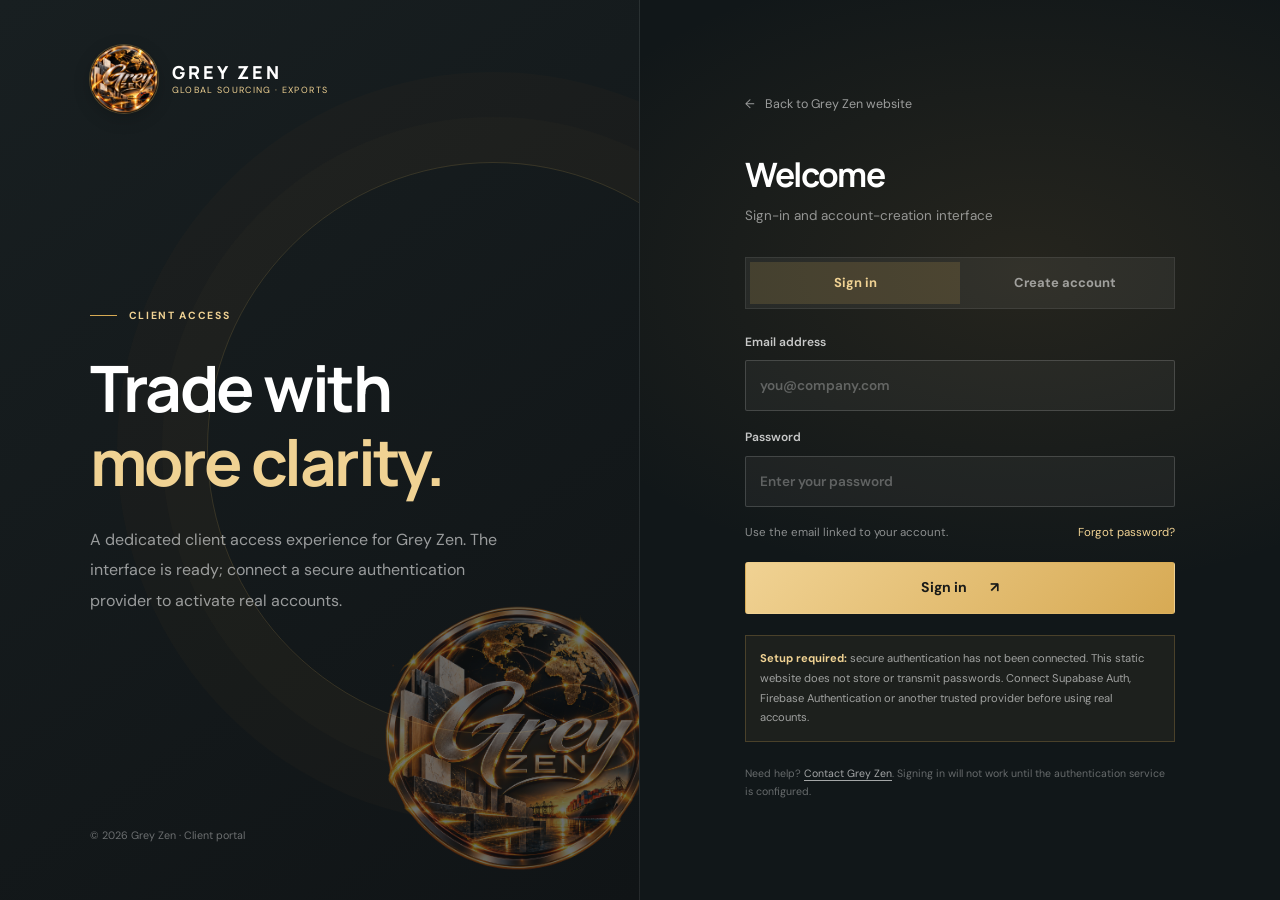
<file: login.html>
<!DOCTYPE html>
<html lang="en">
<head>
  <meta charset="UTF-8">
  <meta name="viewport" content="width=device-width, initial-scale=1">
  <meta name="theme-color" content="#101317">
  <meta name="robots" content="noindex,nofollow">
  <title>Client Login | Grey Zen</title>
  <meta name="description" content="Grey Zen client portal sign-in interface. Secure authentication setup is required before real accounts can be used.">
  <link rel="icon" type="image/svg+xml" href="./favicon.svg">
  <link rel="stylesheet" href="./style.css">
  <link rel="preconnect" href="https://fonts.googleapis.com">
  <link rel="preconnect" href="https://fonts.gstatic.com" crossorigin>
  <link href="https://fonts.googleapis.com/css2?family=DM+Sans:wght@400;500;600;700&family=Manrope:wght@400;500;600;700;800&display=swap" rel="stylesheet">
</head>
<body class="auth-page">
  <main class="auth-shell">
    <section class="auth-showcase" aria-label="Grey Zen client portal introduction">
      <a class="brand" href="./index.html" aria-label="Grey Zen home">
        <img src="./Grey-Zen.png" class="brand-logo" alt="Grey Zen emblem">
        <span class="brand-copy"><strong>GREY ZEN</strong><small>GLOBAL SOURCING · EXPORTS</small></span>
      </a>
      <div class="auth-pitch">
        <p class="eyebrow"><span class="eyebrow-line"></span> CLIENT ACCESS</p>
        <h1>Trade with <em>more clarity.</em></h1>
        <p>A dedicated client access experience for Grey Zen. The interface is ready; connect a secure authentication provider to activate real accounts.</p>
      </div>
      <p class="auth-footnote">© <span id="year">2026</span> Grey Zen · Client portal</p>
      <img class="auth-showcase-art" src="./Grey-Zen.png" alt="" aria-hidden="true">
    </section>

    <section class="auth-form-side">
      <div class="auth-card">
        <a class="auth-back" href="./index.html"><span aria-hidden="true">←</span> Back to Grey Zen website</a>
        <h2>Welcome</h2>
        <p class="auth-subtitle">Sign-in and account-creation interface</p>
        <div class="auth-tabs" role="tablist" aria-label="Choose account action">
          <button class="auth-tab" type="button" role="tab" aria-selected="true" data-mode="signin">Sign in</button>
          <button class="auth-tab" type="button" role="tab" aria-selected="false" data-mode="signup">Create account</button>
        </div>

        <form class="auth-form" data-mode="signin" method="post" onsubmit="return false;">
          <label for="signin-email">Email address<input id="signin-email" name="email" type="email" autocomplete="email" placeholder="you@company.com" required></label>
          <label for="signin-password">Password<input id="signin-password" name="password" type="password" autocomplete="current-password" minlength="8" placeholder="Enter your password" required></label>
          <div class="auth-row"><span>Use the email linked to your account.</span><a href="#forgot" id="forgot-password">Forgot password?</a></div>
          <button class="button button-gold auth-submit" type="submit">Sign in <span aria-hidden="true">↗</span></button>
        </form>

        <form class="auth-form" data-mode="signup" method="post" onsubmit="return false;" hidden>
          <label for="signup-name">Full name<input id="signup-name" name="name" autocomplete="name" placeholder="Your name" required></label>
          <label for="signup-email">Business email<input id="signup-email" name="email" type="email" autocomplete="email" placeholder="you@company.com" required></label>
          <label for="signup-password">Create password<input id="signup-password" name="password" type="password" autocomplete="new-password" minlength="8" placeholder="At least 8 characters" required></label>
          <label class="auth-check"><input type="checkbox" name="terms" required><span>I understand this is an account interface, and real account access is not active until secure authentication is configured.</span></label>
          <button class="button button-gold auth-submit" type="submit">Create account <span aria-hidden="true">↗</span></button>
        </form>

        <p class="auth-status" id="auth-status" role="status" aria-live="polite"></p>
        <div class="auth-notice"><strong>Setup required:</strong> secure authentication has not been connected. This static website does not store or transmit passwords. Connect Supabase Auth, Firebase Authentication or another trusted provider before using real accounts.</div>
        <p class="auth-legal">Need help? <a href="mailto:rishabhgoko@gmail.com">Contact Grey Zen</a>. Signing in will not work until the authentication service is configured.</p>
      </div>
    </section>
  </main>
  <script src="./script.js" defer></script>
</body>
</html>
</file>
<file: style.css>
/* Grey Zen — responsive premium export brand */
:root{--ink:#121619;--ink-soft:#1b2225;--paper:#f7f6f2;--paper-warm:#eeece5;--white:#fff;--text:#61686b;--muted:#92989a;--gold:#d7aa54;--gold-light:#f0d293;--line:#deded7;--dark-line:rgba(255,255,255,.13);--heading:"Manrope",sans-serif;--body:"DM Sans",sans-serif;--container:1200px;--shadow:0 24px 80px rgba(16,20,21,.10);--ease:cubic-bezier(.2,.7,.25,1)}
*{box-sizing:border-box}html{scroll-behavior:smooth;scroll-padding-top:100px}body{margin:0;background:var(--paper);color:var(--ink);font:16px/1.7 var(--body);overflow-x:hidden;-webkit-font-smoothing:antialiased}body.menu-open{overflow:hidden}a{color:inherit;text-decoration:none}img{display:block;max-width:100%}button,input,select,textarea{font:inherit}button,a{-webkit-tap-highlight-color:transparent}button{cursor:pointer}p,h1,h2,h3{margin-top:0}p{color:var(--text)}h1,h2,h3{font-family:var(--heading);line-height:1.16;letter-spacing:-.04em}h1{font-size:clamp(3.25rem,6.4vw,6.1rem);font-weight:700;max-width:730px;margin-bottom:26px}h2{font-size:clamp(2.45rem,4.5vw,4.15rem);font-weight:700;margin-bottom:23px}h3{font-size:1.32rem;font-weight:700}.container{width:min(calc(100% - 56px),var(--container));margin-inline:auto}.skip-link{position:absolute;left:15px;top:-60px;background:var(--gold-light);padding:10px 14px;z-index:9999}.skip-link:focus{top:15px}
.topbar{background:#0c1012;color:rgba(255,255,255,.74);font-size:.76rem;letter-spacing:.025em}.topbar-inner{min-height:39px;display:flex;justify-content:space-between;align-items:center;gap:18px}.topbar-links{display:flex;align-items:center;gap:13px}.topbar a{transition:color .2s}.topbar a:hover{color:var(--gold-light)}.topbar-dot{width:4px;height:4px;border-radius:50%;background:var(--gold)}
.site-header{position:sticky;top:0;z-index:1000;background:rgba(18,22,25,.97);color:#fff;border-bottom:1px solid rgba(255,255,255,.08);transition:box-shadow .3s,background .3s}.site-header.scrolled{box-shadow:0 12px 30px rgba(0,0,0,.2);background:rgba(13,17,19,.98)}.nav-wrap{height:88px;display:flex;align-items:center;justify-content:space-between;gap:36px}.brand{display:inline-flex;align-items:center;gap:14px;flex-shrink:0;min-width:0}.brand:hover .brand-logo{transform:rotate(-3deg) scale(1.035);box-shadow:0 0 0 1px rgba(240,210,147,.75),0 8px 24px rgba(0,0,0,.28)}.brand-logo{width:68px;height:68px;object-fit:contain;flex:0 0 auto;border-radius:50%;background:#080a0b;box-shadow:0 0 0 1px rgba(215,170,84,.3),0 5px 18px rgba(0,0,0,.2);transition:transform .35s cubic-bezier(.2,.7,.25,1),box-shadow .35s}.brand-copy{display:flex;flex-direction:column;gap:1px;line-height:1.2}.brand-copy strong{font:800 1.12rem/1.2 var(--heading);letter-spacing:.17em;color:#fff}.brand-copy small{font-size:.55rem;color:var(--gold-light);letter-spacing:.14em;white-space:nowrap}.brand-copy small{font-size:.56rem;color:var(--gold-light);letter-spacing:.15em;white-space:nowrap}.primary-nav{display:flex;align-items:center;gap:29px}.primary-nav>a:not(.nav-login){font-size:.87rem;color:rgba(255,255,255,.78);transition:color .2s}.primary-nav>a:not(.nav-login):hover{color:var(--gold-light)}.nav-login{display:inline-flex;align-items:center;gap:9px;border:1px solid rgba(215,170,84,.65);border-radius:4px;padding:10px 15px;font-size:.84rem;color:#fff;transition:background .2s,border-color .2s}.nav-login:hover{background:rgba(215,170,84,.12);border-color:var(--gold-light)}.nav-login span{color:var(--gold-light)}.menu-toggle{display:none}
.hero{position:relative;background:radial-gradient(ellipse at 80% 42%,rgba(135,94,36,.17),transparent 33%),linear-gradient(120deg,#121719 0%,#101416 62%,#171b1d 100%);color:#fff;min-height:660px;padding:92px 0 80px;overflow:hidden}.hero:after{content:"";position:absolute;inset:0;pointer-events:none;opacity:.15;background-image:linear-gradient(rgba(255,255,255,.035) 1px,transparent 1px),linear-gradient(90deg,rgba(255,255,255,.035) 1px,transparent 1px);background-size:74px 74px;mask-image:linear-gradient(90deg,transparent,#000)}.hero-grid-glow{position:absolute;width:520px;height:520px;border:1px solid rgba(215,170,84,.13);border-radius:50%;right:5%;top:10%;box-shadow:0 0 0 50px rgba(215,170,84,.02),0 0 0 100px rgba(215,170,84,.015)}.hero-layout{display:grid;grid-template-columns:1.08fr .92fr;align-items:center;gap:34px;position:relative;z-index:1}.hero-copy{padding:14px 0 4px}.eyebrow{display:flex;align-items:center;gap:12px;font-size:.72rem;font-weight:700;letter-spacing:.16em;color:var(--gold-light);margin:0 0 26px}.eyebrow-line{display:inline-block;width:27px;height:1px;background:var(--gold)}.eyebrow-dark{color:#86652e}.hero h1{color:#fff}.hero h1 em,.section-copy h2 em,.section-heading h2 em,.approach-head h2 em,.process-intro h2 em,.faq-intro h2 em,.contact-copy h2 em{font-style:normal;color:var(--gold)}.hero-lead{max-width:610px;color:rgba(255,255,255,.68);font-size:1.08rem;line-height:1.85;margin-bottom:32px}.hero-actions{display:flex;align-items:center;flex-wrap:wrap;gap:13px}.button{min-height:51px;padding:13px 19px;display:inline-flex;align-items:center;justify-content:center;gap:23px;font-weight:700;font-size:.88rem;border:1px solid transparent;border-radius:3px;transition:transform .25s var(--ease),background .25s,border-color .25s;cursor:pointer}.button:hover{transform:translateY(-2px)}.button-gold{background:linear-gradient(135deg,var(--gold-light),var(--gold));color:#191a18}.button-gold:hover{background:linear-gradient(135deg,#f4dfa9,#e2b65d)}.button-ghost{color:#fff;border-color:rgba(255,255,255,.28)}.button-ghost:hover{border-color:var(--gold-light);background:rgba(255,255,255,.04)}.button-dark{background:var(--ink);color:white}.button-dark:hover{background:#2b3437}.hero-note{display:flex;align-items:center;gap:10px;margin-top:36px;font-size:.78rem;color:rgba(255,255,255,.48)}.status-dot{height:7px;width:7px;border-radius:50%;background:var(--gold);box-shadow:0 0 0 5px rgba(215,170,84,.13)}.hero-art-wrap{position:relative;min-height:490px;display:grid;place-items:center}.hero-logo-art{width:min(100%,520px);height:490px;max-height:520px;object-fit:cover;object-position:center;border-radius:48% 48% 4px 4px;border:1px solid rgba(215,170,84,.6);box-shadow:0 25px 70px rgba(0,0,0,.5);position:relative;z-index:1;animation:logoFloat 7s ease-in-out infinite}.hero-art-ring{position:absolute;border:1px solid rgba(215,170,84,.2);border-radius:50%;aspect-ratio:1;pointer-events:none}.ring-one{width:88%;animation:slowSpin 55s linear infinite}.ring-two{width:71%;border-style:dashed;opacity:.6;animation:slowSpin 70s linear infinite reverse}.hero-art-label{position:absolute;right:-6px;bottom:12px;z-index:2;display:flex;flex-direction:column;gap:7px;background:rgba(18,22,25,.88);border:1px solid rgba(215,170,84,.32);padding:15px 19px;color:rgba(255,255,255,.68);font-size:.74rem;line-height:1.5;backdrop-filter:blur(10px)}.label-kicker{color:var(--gold-light);font-weight:800;letter-spacing:.16em;font-size:.66rem}.hero-bottom-rule{height:1px;position:absolute;bottom:0;left:0;right:0;background:linear-gradient(90deg,transparent,rgba(215,170,84,.5),transparent)}@keyframes logoFloat{0%,100%{transform:translateY(0)}50%{transform:translateY(-8px)}}@keyframes slowSpin{to{transform:rotate(360deg)}}
.value-strip{background:#fff;border-bottom:1px solid var(--line)}.value-grid{display:grid;grid-template-columns:repeat(4,1fr);padding:27px 0}.value-item{display:flex;align-items:center;gap:14px;padding:0 19px;border-right:1px solid var(--line)}.value-item:first-child{padding-left:0}.value-item:last-child{border:0}.value-icon{font:700 .72rem var(--heading);color:#967037;letter-spacing:.04em}.value-item strong,.value-item small{display:block}.value-item strong{font:700 .82rem var(--heading);margin-bottom:2px}.value-item small{font-size:.69rem;color:var(--muted);line-height:1.5}
.section{padding:110px 0}.section-about{background:var(--paper)}.about-grid{display:grid;grid-template-columns:.92fr 1.08fr;gap:clamp(48px,7vw,105px);align-items:center}.visual-frame{position:relative;padding:0 34px 31px 0}.visual-frame:before{content:"";position:absolute;right:0;bottom:0;width:62%;height:58%;background:#e1cfaa}.visual-frame>img{width:100%;height:475px;object-fit:cover;position:relative;z-index:1;filter:saturate(.78)}.visual-stamp{position:absolute;right:-16px;top:27px;z-index:2;width:99px;height:99px;background:#14191b;color:var(--gold-light);border:1px solid var(--gold);display:flex;flex-direction:column;justify-content:center;align-items:center;gap:6px}.visual-stamp span{font:800 1.8rem var(--heading);letter-spacing:.08em}.visual-stamp small{text-align:center;font-size:.48rem;letter-spacing:.1em;line-height:1.4}.visual-caption{display:flex;justify-content:space-between;gap:12px;padding-top:15px;font-size:.67rem;color:#777d7d}.visual-caption span:first-child{font-weight:700;letter-spacing:.12em;color:#93723c}.section-copy h2{max-width:560px}.section-copy h2 em,.section-heading h2 em,.process-intro h2 em,.faq-intro h2 em{color:#9a7237}.section-copy>p:not(.eyebrow){line-height:1.9;font-size:.96rem}.text-link{display:inline-flex;align-items:center;gap:16px;color:#775722;font-size:.86rem;font-weight:800;border-bottom:1px solid #cdb47e;padding:0 0 9px;margin:10px 0 28px}.text-link span{font-size:1.2rem;transition:transform .2s}.text-link:hover span{transform:translateX(4px)}.about-checks{display:grid;grid-template-columns:1fr 1fr;gap:12px 20px;border-top:1px solid var(--line);padding-top:25px}.about-checks div{display:flex;align-items:flex-start;gap:10px;font-size:.8rem;color:#4b5354}.about-checks span{color:#977038;font-weight:800}
.section-products{background:#eeece5}.section-heading{display:flex;justify-content:space-between;align-items:end;gap:50px;margin-bottom:44px}.section-heading h2{max-width:640px;margin:0}.section-heading>p{max-width:370px;margin:0 0 4px;font-size:.91rem;line-height:1.85}.product-grid{display:grid;grid-template-columns:repeat(3,minmax(0,1fr));gap:22px}.product-card{background:#fff;border:1px solid rgba(24,29,30,.06);transition:transform .3s var(--ease),box-shadow .3s}.product-card:hover{transform:translateY(-5px);box-shadow:var(--shadow)}.product-image{height:225px;position:relative;overflow:hidden;background:#d7d2c7}.product-image:after{content:"";position:absolute;inset:0;background:linear-gradient(180deg,rgba(0,0,0,.05),rgba(0,0,0,.28))}.product-image img{width:100%;height:100%;object-fit:cover;transition:transform .7s var(--ease);filter:saturate(.76)}.product-card:hover .product-image img{transform:scale(1.055)}.product-index{position:absolute;z-index:1;right:16px;top:14px;color:#fff;font:700 .75rem var(--heading);letter-spacing:.08em}.product-content{padding:23px 23px 25px}.product-type{font-size:.61rem;letter-spacing:.14em;color:#9b793f;font-weight:800;margin-bottom:7px}.product-content h3{font-size:1.35rem;margin-bottom:10px}.product-content>p:not(.product-type){font-size:.82rem;line-height:1.75;min-height:59px;margin-bottom:22px}.card-link{display:flex;align-items:center;justify-content:space-between;border-top:1px solid #e8e6df;padding-top:14px;font-weight:700;font-size:.77rem;color:#68502a}.card-link span{font-size:1.1rem;transition:transform .2s}.card-link:hover span{transform:translate(2px,-2px)}.product-disclaimer{font-size:.72rem;margin:25px 0 0;color:#858984}
.section-approach{background:#14191b;color:white}.approach-head{text-align:center;max-width:770px;margin:0 auto 52px}.approach-head .eyebrow{justify-content:center}.approach-head h2{color:white;margin-bottom:18px}.approach-head h2 em,.contact-copy h2 em{color:var(--gold-light)}.approach-head>p:last-child{max-width:600px;margin:0 auto;color:rgba(255,255,255,.57);font-size:.94rem}.approach-grid{display:grid;grid-template-columns:repeat(4,1fr);border:1px solid var(--dark-line)}.approach-card{position:relative;min-height:265px;padding:28px 24px;border-right:1px solid var(--dark-line)}.approach-card:last-child{border:0}.approach-number{font-size:.66rem;letter-spacing:.13em;color:rgba(255,255,255,.39)}.approach-icon{height:48px;width:48px;border:1px solid rgba(215,170,84,.35);color:var(--gold-light);display:grid;place-items:center;font-size:1.3rem;margin:28px 0 20px}.approach-card h3{color:#fff;font-size:1.08rem;margin-bottom:10px}.approach-card p{font-size:.8rem;line-height:1.8;color:rgba(255,255,255,.55);margin:0}
.section-process{background:#f7f6f2}.process-layout{display:grid;grid-template-columns:.85fr 1.15fr;gap:clamp(50px,9vw,130px)}.process-intro{position:sticky;top:135px;align-self:start}.process-intro h2{max-width:455px}.process-intro>p:not(.eyebrow){font-size:.93rem;line-height:1.9;margin:0 0 27px;max-width:420px}.process-list{border-top:1px solid var(--line)}.process-step{display:grid;grid-template-columns:58px 1fr;gap:22px;padding:26px 0 29px;border-bottom:1px solid var(--line)}.process-count{font:700 .8rem var(--heading);color:#a37d3c;padding-top:3px}.process-step h3{margin-bottom:9px;font-size:1.12rem}.process-step p{margin:0;font-size:.86rem;line-height:1.8;max-width:565px}
.section-faq{background:#eeece5}.faq-layout{display:grid;grid-template-columns:.75fr 1.25fr;gap:clamp(50px,8vw,120px);align-items:start}.faq-intro h2{max-width:420px}.faq-intro>p:not(.eyebrow){font-size:.9rem;max-width:350px}.faq-intro .text-link{margin-top:17px}.faq-list{border-top:1px solid #d6d4cd}.faq-list details{border-bottom:1px solid #d6d4cd}.faq-list summary{position:relative;list-style:none;cursor:pointer;padding:22px 38px 22px 0;font:700 .96rem var(--heading);letter-spacing:-.02em}.faq-list summary::-webkit-details-marker{display:none}.faq-list summary:after{content:"+";position:absolute;right:2px;top:18px;font-size:1.4rem;font-weight:400;color:#9a7237;transition:transform .2s}.faq-list details[open] summary:after{content:"−"}.faq-list details p{margin:-3px 35px 22px 0;font-size:.84rem;line-height:1.85}
.contact-section{padding:90px 0;background:#121719}.contact-panel{display:grid;grid-template-columns:.88fr 1.12fr;gap:clamp(45px,8vw,110px);padding:clamp(28px,5vw,68px);background:linear-gradient(125deg,#1b2224,#171c1e);border:1px solid rgba(215,170,84,.24);color:white;position:relative;overflow:hidden}.contact-panel:before{content:"";position:absolute;width:390px;height:390px;border:1px solid rgba(215,170,84,.09);border-radius:50%;top:-250px;left:-190px;box-shadow:0 0 0 35px rgba(215,170,84,.025),0 0 0 75px rgba(215,170,84,.02);pointer-events:none}.contact-copy,.enquiry-form{position:relative;z-index:1}.contact-copy h2{color:white;font-size:clamp(2.2rem,4vw,3.8rem)}.contact-copy>p:not(.eyebrow){font-size:.91rem;color:rgba(255,255,255,.59);line-height:1.85}.contact-methods{display:grid;gap:17px;margin-top:32px}.contact-methods>a,.contact-methods>div{display:flex;gap:14px;align-items:center}.contact-method-icon{display:grid;place-items:center;width:42px;height:42px;border:1px solid rgba(215,170,84,.38);color:var(--gold-light);flex-shrink:0}.contact-methods small,.contact-methods strong{display:block}.contact-methods small{font-size:.59rem;letter-spacing:.12em;color:rgba(255,255,255,.42);margin-bottom:2px}.contact-methods strong{font-size:.81rem;font-weight:600;color:rgba(255,255,255,.9);overflow-wrap:anywhere}.contact-methods a:hover strong{color:var(--gold-light)}.secondary-number{font-size:.72rem!important;color:rgba(255,255,255,.43)!important;margin:20px 0 0}.secondary-number strong{color:rgba(255,255,255,.66)}.enquiry-form{padding:29px;background:#f8f7f2;color:var(--ink);display:flex;flex-direction:column;gap:15px}.form-heading{margin-bottom:3px}.form-heading>span{font-size:.63rem;font-weight:800;letter-spacing:.14em;color:#98733a}.form-heading h3{font-size:1.55rem;margin:8px 0 0}.form-row{display:grid;grid-template-columns:1fr 1fr;gap:13px}.enquiry-form label{display:flex;flex-direction:column;gap:7px;font-size:.73rem;font-weight:700;color:#40484a}.enquiry-form input,.enquiry-form select,.enquiry-form textarea{width:100%;border:1px solid #dadbd4;background:#fff;border-radius:2px;padding:12px 13px;color:#242a2c;outline:none;font-size:.8rem;transition:border-color .2s,box-shadow .2s}.enquiry-form input,.enquiry-form select{min-height:45px}.enquiry-form textarea{resize:vertical;min-height:105px}.enquiry-form input:focus,.enquiry-form select:focus,.enquiry-form textarea:focus{border-color:#b88a3f;box-shadow:0 0 0 3px rgba(215,170,84,.16)}.enquiry-form input::placeholder,.enquiry-form textarea::placeholder{color:#9ba0a0}.button-submit{width:100%;justify-content:space-between;margin-top:1px;border:0}.form-note,.form-status{font-size:.66rem!important;line-height:1.6;margin:0;color:#7a8180!important}.form-status:empty{display:none}
.site-footer{background:#0c1012;color:white}.footer-top{display:grid;grid-template-columns:1.2fr .65fr .9fr 1fr;gap:44px;padding:62px 0 48px}.footer-logo{width:58px;height:58px}.footer-brand>p{font-size:.78rem;color:rgba(255,255,255,.48);max-width:260px;margin:17px 0 0;line-height:1.8}.footer-column{display:flex;flex-direction:column;gap:11px}.footer-column h3{color:var(--gold-light);font-size:.8rem;letter-spacing:.04em;margin:6px 0 7px}.footer-column a{font-size:.77rem;color:rgba(255,255,255,.57);transition:color .2s}.footer-column a:hover{color:var(--gold-light)}.footer-cta>span{font-size:.58rem;letter-spacing:.14em;color:var(--gold-light);font-weight:700}.footer-cta h3{font-size:1.16rem;line-height:1.5;color:white;margin:12px 0 17px}.footer-contact-link{display:inline-flex;gap:17px;align-items:center;font-size:.78rem;font-weight:700;color:#fff;border-bottom:1px solid rgba(215,170,84,.6);padding-bottom:8px}.footer-contact-link span{color:var(--gold-light)}.footer-bottom{display:flex;align-items:center;justify-content:space-between;gap:18px;min-height:67px;border-top:1px solid rgba(255,255,255,.1);font-size:.65rem;color:rgba(255,255,255,.37)}.footer-bottom a{color:rgba(255,255,255,.65)}.footer-bottom a:hover{color:var(--gold-light)}.floating-whatsapp{position:fixed;z-index:900;right:24px;bottom:23px;width:49px;height:49px;border-radius:50%;display:grid;place-items:center;background:#d6aa56;color:#121719;font-size:1.35rem;font-weight:700;box-shadow:0 10px 35px rgba(0,0,0,.26);transition:transform .2s}.floating-whatsapp:hover{transform:translateY(-3px)}
/* Login and account-access page */
.auth-page{min-height:100vh;background:radial-gradient(ellipse at 80% 30%,rgba(154,114,55,.15),transparent 36%),#111719;color:white}.auth-shell{min-height:100vh;display:grid;grid-template-columns:1fr 1fr}.auth-showcase{position:relative;overflow:hidden;padding:45px clamp(30px,7vw,100px);display:flex;flex-direction:column;justify-content:space-between;background:linear-gradient(145deg,#181f21,#101416);border-right:1px solid rgba(255,255,255,.08)}.auth-showcase:after{content:"";position:absolute;width:570px;height:570px;border:1px solid rgba(215,170,84,.18);border-radius:50%;right:-140px;top:18%;box-shadow:0 0 0 45px rgba(215,170,84,.025),0 0 0 90px rgba(215,170,84,.02)}.auth-showcase .brand,.auth-showcase .auth-pitch,.auth-showcase .auth-footnote{position:relative;z-index:1}.auth-pitch{max-width:560px;margin:55px 0}.auth-pitch .eyebrow{font-size:.65rem}.auth-pitch h1{font-size:clamp(2.7rem,5vw,4.8rem)}.auth-pitch h1 em{font-style:normal;color:var(--gold-light)}.auth-pitch>p:last-child{color:rgba(255,255,255,.57);max-width:440px;line-height:1.9}.auth-showcase-art{position:absolute;right:-2%;bottom:3%;width:42%;max-width:320px;opacity:.38;z-index:0}.auth-footnote{font-size:.67rem;color:rgba(255,255,255,.38)}.auth-form-side{display:grid;place-items:center;padding:36px 25px}.auth-card{width:min(100%,430px)}.auth-back{display:inline-flex;gap:10px;font-size:.78rem;color:rgba(255,255,255,.57);margin-bottom:40px}.auth-back:hover{color:var(--gold-light)}.auth-card h2{font-size:2.1rem;color:white;margin-bottom:11px}.auth-subtitle{font-size:.84rem;color:rgba(255,255,255,.53);margin-bottom:29px}.auth-tabs{display:grid;grid-template-columns:1fr 1fr;padding:4px;background:rgba(255,255,255,.06);border:1px solid rgba(255,255,255,.08);margin-bottom:23px}.auth-tab{padding:10px 12px;color:rgba(255,255,255,.54);background:transparent;border:0;font-size:.81rem;font-weight:700}.auth-tab[aria-selected="true"]{background:rgba(215,170,84,.17);color:var(--gold-light)}.auth-form{display:flex;flex-direction:column;gap:16px}.auth-form label{display:flex;flex-direction:column;gap:8px;font-size:.75rem;color:rgba(255,255,255,.76);font-weight:600}.auth-form input{width:100%;border:1px solid rgba(255,255,255,.16);background:rgba(255,255,255,.045);color:#fff;border-radius:2px;padding:13px 14px;min-height:48px;outline:none;font-size:.85rem}.auth-form input:focus{border-color:var(--gold);box-shadow:0 0 0 3px rgba(215,170,84,.12)}.auth-form input::placeholder{color:rgba(255,255,255,.29)}.auth-row{display:flex;justify-content:space-between;align-items:center;gap:12px;font-size:.72rem;color:rgba(255,255,255,.51)}.auth-row a{color:var(--gold-light)}.auth-check{display:flex!important;flex-direction:row!important;align-items:flex-start;gap:9px!important;font-weight:400!important}.auth-check input{width:15px;height:15px;min-height:15px;accent-color:var(--gold);margin-top:2px}.auth-submit{width:100%;margin-top:4px}.auth-notice{border:1px solid rgba(215,170,84,.24);background:rgba(215,170,84,.06);padding:13px 14px;font-size:.7rem;line-height:1.75;color:rgba(255,255,255,.58);margin-top:21px}.auth-notice strong{color:var(--gold-light)}.auth-status{font-size:.76rem;color:var(--gold-light);margin-top:14px;line-height:1.6}.auth-status:empty{display:none}.auth-legal{font-size:.66rem;line-height:1.7;color:rgba(255,255,255,.36);margin-top:23px}.auth-legal a{color:rgba(255,255,255,.62);text-decoration:underline;text-underline-offset:3px}.auth-form[hidden]{display:none!important}
@media(min-width:1500px){.hero{padding-block:115px}.hero-art-wrap{min-height:560px}.hero-logo-art{max-height:570px}}
@media(max-width:1050px){.container{width:min(calc(100% - 42px),var(--container))}.nav-wrap{gap:20px}.primary-nav{gap:18px}.brand-logo{width:60px;height:60px}.brand-copy strong{font-size:1rem}.hero-layout{grid-template-columns:1fr .86fr;gap:10px}.hero-art-wrap{min-height:410px}.hero-logo-art{height:410px;max-height:430px}.hero-art-label{right:-5px}.value-grid{grid-template-columns:repeat(2,1fr);row-gap:20px}.value-item:nth-child(2){border:0}.value-item:nth-child(3){padding-left:0}.about-grid{gap:55px}.approach-grid{grid-template-columns:repeat(2,1fr)}.approach-card:nth-child(2){border-right:0}.approach-card:nth-child(-n+2){border-bottom:1px solid var(--dark-line)}.footer-top{grid-template-columns:1.2fr .8fr .9fr;gap:34px}.footer-cta{grid-column:2/4;border-top:1px solid rgba(255,255,255,.1);padding-top:20px}.auth-showcase{padding:35px}.auth-showcase-art{width:48%}}
@media(max-width:800px){.topbar-inner{justify-content:center;min-height:36px}.topbar-inner>span{display:none}.nav-wrap{height:76px}.brand-logo{width:56px;height:56px}.menu-toggle{width:42px;height:42px;border:1px solid rgba(255,255,255,.17);display:flex;flex-direction:column;gap:5px;align-items:center;justify-content:center;background:transparent}.menu-toggle span{display:block;width:18px;height:1px;background:white;transition:transform .2s,opacity .2s}.menu-toggle[aria-expanded="true"] span:first-child{transform:translateY(6px) rotate(45deg)}.menu-toggle[aria-expanded="true"] span:nth-child(2){opacity:0}.menu-toggle[aria-expanded="true"] span:last-child{transform:translateY(-6px) rotate(-45deg)}.primary-nav{position:absolute;top:100%;left:0;right:0;display:flex;flex-direction:column;align-items:stretch;gap:0;background:#111719;padding:15px 23px 25px;border-bottom:1px solid rgba(215,170,84,.25);box-shadow:0 25px 30px rgba(0,0,0,.25);transform:translateY(-130%);opacity:0;visibility:hidden;transition:transform .25s,opacity .25s,visibility .25s}.primary-nav.open{transform:translateY(0);opacity:1;visibility:visible}.primary-nav>a:not(.nav-login){padding:12px 0;border-bottom:1px solid rgba(255,255,255,.08)}.nav-login{margin-top:16px;justify-content:center}.hero{padding:74px 0 55px;min-height:auto}.hero-layout{grid-template-columns:1fr}.hero-copy{padding:0}.hero h1{max-width:700px;font-size:clamp(3.15rem,10vw,5.4rem)}.hero-lead{max-width:620px}.hero-art-wrap{min-height:330px;margin:4px 0 0}.hero-logo-art{height:360px;max-height:360px;width:min(82%,390px)}.hero-art-ring.ring-one{width:76%}.hero-art-ring.ring-two{width:61%}.hero-art-label{right:5%;bottom:5px}.section{padding:80px 0}.about-grid{grid-template-columns:1fr;gap:55px}.section-visual{max-width:600px}.visual-frame>img{height:420px}.section-copy{max-width:700px}.section-heading{display:block}.section-heading>p{margin-top:22px;max-width:610px}.product-grid{grid-template-columns:repeat(2,minmax(0,1fr))}.process-layout{grid-template-columns:1fr;gap:38px}.process-intro{position:static}.faq-layout{grid-template-columns:1fr;gap:32px}.faq-intro h2{max-width:600px}.contact-panel{grid-template-columns:1fr;gap:35px}.contact-copy{max-width:620px}.footer-top{grid-template-columns:repeat(2,1fr)}.footer-cta{grid-column:auto;border:0;padding:0}.auth-shell{grid-template-columns:1fr}.auth-showcase{min-height:270px;padding:22px 25px}.auth-showcase .brand-logo{width:48px;height:48px}.auth-pitch{margin:30px 0 22px;max-width:650px}.auth-pitch h1{font-size:clamp(2.4rem,8vw,3.7rem);margin-bottom:12px}.auth-pitch>p:last-child{max-width:560px;font-size:.87rem;margin-bottom:0}.auth-showcase .auth-footnote,.auth-showcase-art{display:none}.auth-form-side{padding:45px 24px}.auth-back{margin-bottom:28px}}
@media(max-width:560px){.container{width:calc(100% - 36px)}.topbar{font-size:.68rem}.topbar-links{gap:9px}.topbar-links a{font-size:.68rem}.nav-wrap{height:70px}.brand-logo{width:50px;height:50px}.brand-copy strong{font-size:.89rem;letter-spacing:.13em}.brand-copy small{font-size:.48rem;letter-spacing:.09em}.primary-nav{top:100%}.hero{padding:62px 0 45px}.eyebrow{font-size:.61rem;letter-spacing:.13em;margin-bottom:20px}.hero h1{font-size:clamp(2.75rem,12vw,4.2rem);letter-spacing:-.055em}.hero-lead{font-size:.94rem;line-height:1.8}.hero-actions{align-items:stretch}.hero-actions .button{width:100%;justify-content:space-between}.hero-note{font-size:.68rem;align-items:flex-start;line-height:1.5;margin-top:25px}.hero-art-wrap{min-height:270px}.hero-logo-art{height:290px;max-height:290px;width:min(84%,310px)}.hero-art-label{right:0;bottom:0;padding:10px 12px;font-size:.65rem}.value-grid{grid-template-columns:1fr;padding:20px 0;row-gap:0}.value-item,.value-item:first-child,.value-item:nth-child(3){padding:13px 2px;border-right:0;border-bottom:1px solid var(--line)}.value-item:last-child{border-bottom:0}.value-item strong{font-size:.8rem}.value-item small{font-size:.67rem}.section{padding:66px 0}h2{font-size:clamp(2.3rem,10vw,3.25rem)}.about-grid{gap:38px}.visual-frame{padding:0 20px 22px 0}.visual-frame>img{height:330px}.visual-stamp{width:75px;height:75px;right:-9px;top:17px}.visual-stamp span{font-size:1.35rem}.visual-caption{font-size:.58rem}.section-copy>p:not(.eyebrow){font-size:.89rem}.about-checks{grid-template-columns:1fr;gap:10px}.section-heading{margin-bottom:30px}.section-heading>p{font-size:.86rem}.product-grid{grid-template-columns:1fr;gap:16px}.product-image{height:230px}.product-content{padding:21px}.product-content>p:not(.product-type){min-height:0}.approach-head{margin-bottom:30px}.approach-head .eyebrow{justify-content:flex-start}.approach-grid{grid-template-columns:1fr}.approach-card{min-height:0;padding:22px 21px;border-right:0!important;border-bottom:1px solid var(--dark-line)!important}.approach-card:last-child{border-bottom:0!important}.approach-icon{margin:18px 0 14px;width:42px;height:42px}.process-step{grid-template-columns:34px 1fr;gap:14px;padding:23px 0}.process-step h3{font-size:1rem}.process-step p{font-size:.82rem}.faq-list summary{font-size:.88rem;padding:20px 33px 20px 0}.faq-list details p{font-size:.8rem}.contact-section{padding:50px 0}.contact-panel{padding:24px 18px;gap:29px}.contact-copy h2{font-size:2.6rem}.contact-copy>p:not(.eyebrow){font-size:.85rem}.contact-methods strong{font-size:.76rem}.enquiry-form{padding:20px 15px;gap:13px}.form-row{grid-template-columns:1fr;gap:13px}.form-heading h3{font-size:1.35rem}.footer-top{grid-template-columns:1fr 1fr;gap:32px 20px;padding:44px 0 30px}.footer-brand{grid-column:1/-1}.footer-cta{grid-column:1/-1;padding-top:19px;border-top:1px solid rgba(255,255,255,.1)}.footer-bottom{padding:17px 0;flex-direction:column;align-items:flex-start;gap:8px}.floating-whatsapp{right:14px;bottom:14px;width:45px;height:45px}.auth-showcase{min-height:235px}.auth-pitch .eyebrow{font-size:.58rem}.auth-pitch h1{font-size:2.6rem}.auth-form-side{padding:32px 20px}.auth-card h2{font-size:1.8rem}.auth-row{align-items:flex-start}.auth-notice{font-size:.67rem}}
@media(prefers-reduced-motion:reduce){*,*:before,*:after{scroll-behavior:auto!important;animation-duration:.01ms!important;animation-iteration-count:1!important;transition-duration:.01ms!important}}

/* Smooth UI polish */
:where(a,button,input,select,textarea,summary){-webkit-tap-highlight-color:transparent}
:where(a,button):focus-visible{outline:2px solid var(--gold-light);outline-offset:4px}
.product-card,.approach-card,.process-step,.faq-list details,.contact-methods>a{transition:transform .28s cubic-bezier(.2,.7,.25,1),border-color .28s,background-color .28s,box-shadow .28s}
.product-card:focus-within{outline:2px solid rgba(183,137,63,.55);outline-offset:3px}
section[id]{scroll-margin-top:104px}
@media(min-width:801px){.primary-nav>a{position:relative}.primary-nav>a:not(.nav-login):after{content:"";position:absolute;left:0;right:100%;bottom:-8px;height:1px;background:var(--gold);transition:right .25s}.primary-nav>a:not(.nav-login):hover:after{right:0}}
@media(max-width:800px){.brand-logo{box-shadow:0 0 0 1px rgba(215,170,84,.25)}}

@media(prefers-reduced-motion:no-preference){
.motion-ready{opacity:0;transform:translateY(16px);transition:opacity .65s cubic-bezier(.2,.7,.25,1),transform .65s cubic-bezier(.2,.7,.25,1)}
.motion-ready.motion-visible{opacity:1;transform:translateY(0)}
.product-card:nth-child(3n+2),.approach-card:nth-child(2){transition-delay:.06s}
.product-card:nth-child(3n),.approach-card:nth-child(3){transition-delay:.12s}
}
</file>
